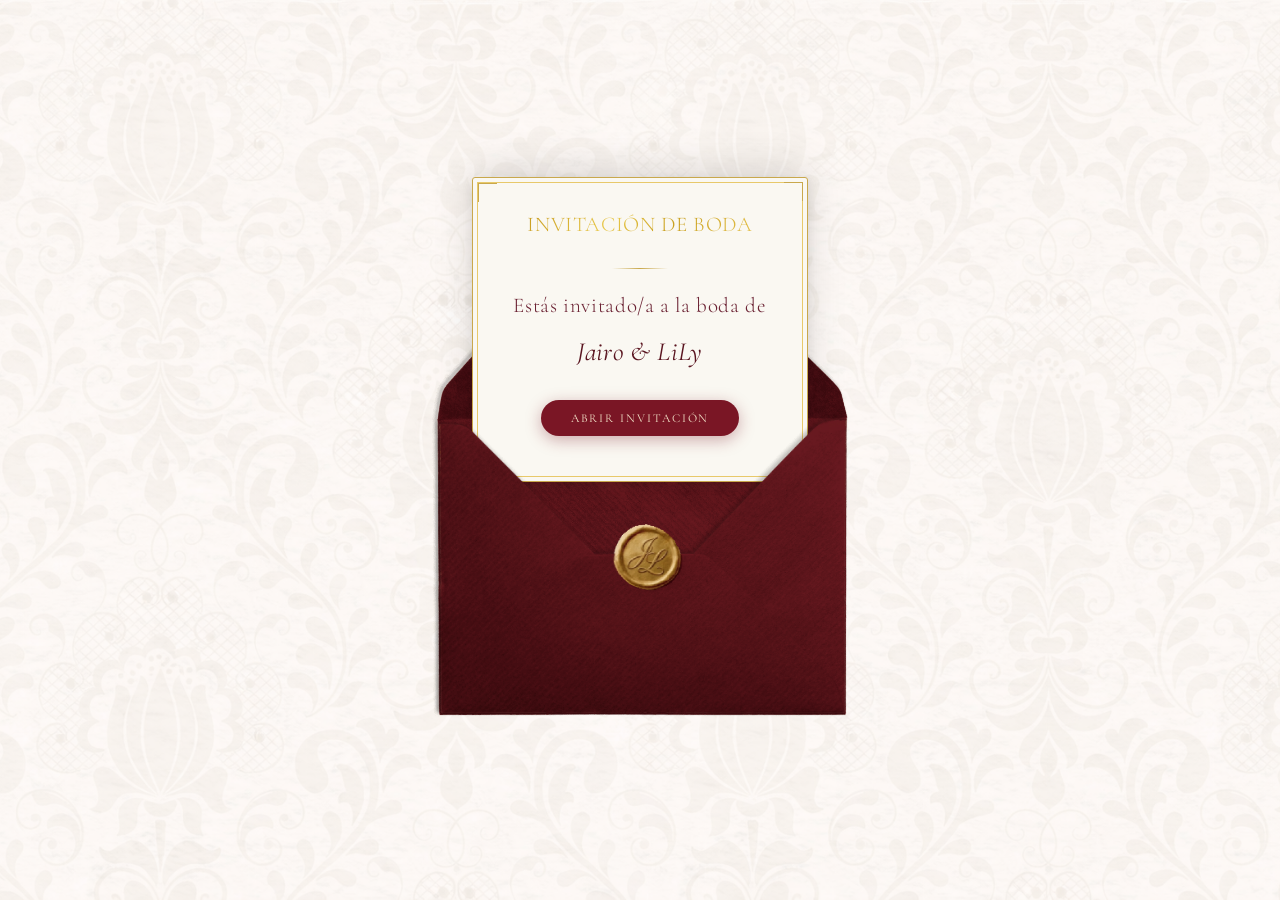
<file: index.html>
<!DOCTYPE html>
<html lang="es">
<head>
<meta charset="UTF-8">
<meta name="viewport" content="width=device-width, initial-scale=1.0, maximum-scale=1.0, user-scalable=no">
<title>Invitacion_Jairo_&_Lily</title>

<link href="https://fonts.googleapis.com/css2?family=Cormorant+Garamond:ital,wght@0,300;0,400;1,300;1,400&display=swap" rel="stylesheet">

<style>
* { margin: 0; padding: 0; box-sizing: border-box; }
body {
  -webkit-font-smoothing: antialiased;
  -moz-osx-font-smoothing: grayscale;
}
html, body {
  width: 100%;
  height: 100%;
  overflow: hidden;
}

body {
  background-color: #ede8df;
  background-image: url(Imagenes/Fondo6.png);

  background-size: cover;        
  background-position: center;  
  background-repeat: no-repeat;  
  background-attachment: fixed;  
  display: flex;
  align-items: center;
  justify-content: center;
  font-family: 'Cormorant Garamond', serif;
}

.scene {
  position: relative;
  width: 420px;

}

@media (max-width: 460px) {
  .scene {
    width: 92vw;
  }

  .letter-card {
    padding: 22px 16px 36px;
  }

  .letter-card p {
    font-size: 18px;
  }

  .label {
    font-size: 14px;
  }
}

@keyframes sceneIn {
  from { opacity: 0; transform: translateY(30px); }
  to   { opacity: 1; transform: translateY(0); }
}

.envelope-open {
  display: block;
  width: 100%;
  position: relative;
  z-index: 1;
}

.letter-wrap {
  position: absolute;
  left: 50%;
  transform: translateX(-50%);
  width: 80%;
  z-index: 2;
  animation: letterRise 1.6s cubic-bezier(0.20, 1, 0.36, 1) 0.7s both;
}

@keyframes letterRise {
  0%   { bottom: 24%; opacity: 0; }
  15%  { opacity: 1; }
  100% { bottom: 44%; opacity: 1; }
}

.letter-card {
  background: #faf8f2;
  border-radius: 3px;
  padding: 28px 22px 45px;
  text-align: center;
  box-shadow: 0 -8px 40px rgba(0,0,0,0.13), 0 4px 12px rgba(0,0,0,0.08);
  border: 1.5px solid #c9a84c;
  outline: 1px solid #e8c96a;
  outline-offset: -6px;
  position: relative;
}

.letter-card::before,
.letter-card::after {
  content: '';
  position: absolute;
  width: 18px;
  height: 18px;
  border-color: #c9a84c;
  border-style: solid;
}

.letter-card::before {
  top: 5px; left: 5px;
  border-width: 1.5px 0 0 1.5px;
}

.letter-card::after {
  bottom: 5px; right: 5px;
  border-width: 0 1.5px 1.5px 0;
}

.letter-wrap::before,
.letter-wrap::after {
  content: '';
  position: absolute;
  width: 18px;
  height: 18px;
  border-color: #c9a84c;
  border-style: solid;
  z-index: 1;
}

.letter-wrap::before {
  top: 5px; right: 5px;
  border-width: 1.5px 1.5px 0 0;
}

.letter-wrap::after {
  bottom: 5px; left: 5px;
  border-width: 0 0 1.5px 1.5px;
}

.label {
  font-size: 17px;
  letter-spacing: 0.26em;
  text-transform: uppercase;
  background: linear-gradient(135deg, #b8860b 0%, #e8c84a 40%, #c9a020 60%, #f0d060 100%);
  -webkit-background-clip: text;
  -webkit-text-fill-color: transparent;
  margin-bottom: 14px;
  font-weight: 400;
}

.divider {
  width: 56px; 
  height: 1px;
  background: linear-gradient(90deg, transparent, #c9a84c, transparent);
  margin: 0 auto 18px;
}

.letter-card p {
  color: #6b2233;
  font-size: 21px;
  font-weight: 300;
  line-height: 1.8;
  letter-spacing: 0.03em;
  margin-bottom: 24px;
}

.letter-card p em {
  font-style: italic;
  font-size: 1.25em;
  display: block;
  margin-top: 4px;
  color: #5a1520;
  font-weight: 400;
}

.btn-open {
  display: inline-block;
  background: #7a1625;
  color: #f5e6cc;
  font-size: 12px;
  letter-spacing: 0.16em;
  text-transform: uppercase;
  padding: 11px 30px;
  border-radius: 30px;
  text-decoration: none;
  transition: background 0.3s, transform 0.2s, box-shadow 0.3s;
  box-shadow: 0 4px 16px rgba(122,22,37,0.35);
}

.btn-open:hover {
  background: #5c0f1a;
  transform: translateY(-2px);
  box-shadow: 0 7px 22px rgba(122,22,37,0.45);
}

.envelope-closed {
  position: absolute;
  bottom: 0; 
  left: 0;
  width: 100%;
  z-index: 10;
    pointer-events: none; /* 👈 AGREGA ESTO */
}

@media (max-width: 460px) {
  .scene {
    width: 420px;
    transform-origin: center center;
    transform: scale(calc((100vw - 32px) / 420px));
  }
}
</style>
</head>

<body>

<div class="scene">
  <img class="envelope-open" src="Imagenes/Carta2.png" alt="Sobre abierto" />

  <div class="letter-wrap">
    <div class="letter-card">
      <p class="label">Invitación de Boda</p>
      <div class="divider"></div>
      <p>Estás invitado/a a la boda de<em>Jairo &amp; LiLy</em></p>
      <a href="Carta.html" class="btn-open">Abrir invitación</a>
    </div>
  </div>

  <img class="envelope-closed" src="Imagenes/Carta1.png" alt="Sobre cerrado" />
</div>

</body>
</html>
</file>
